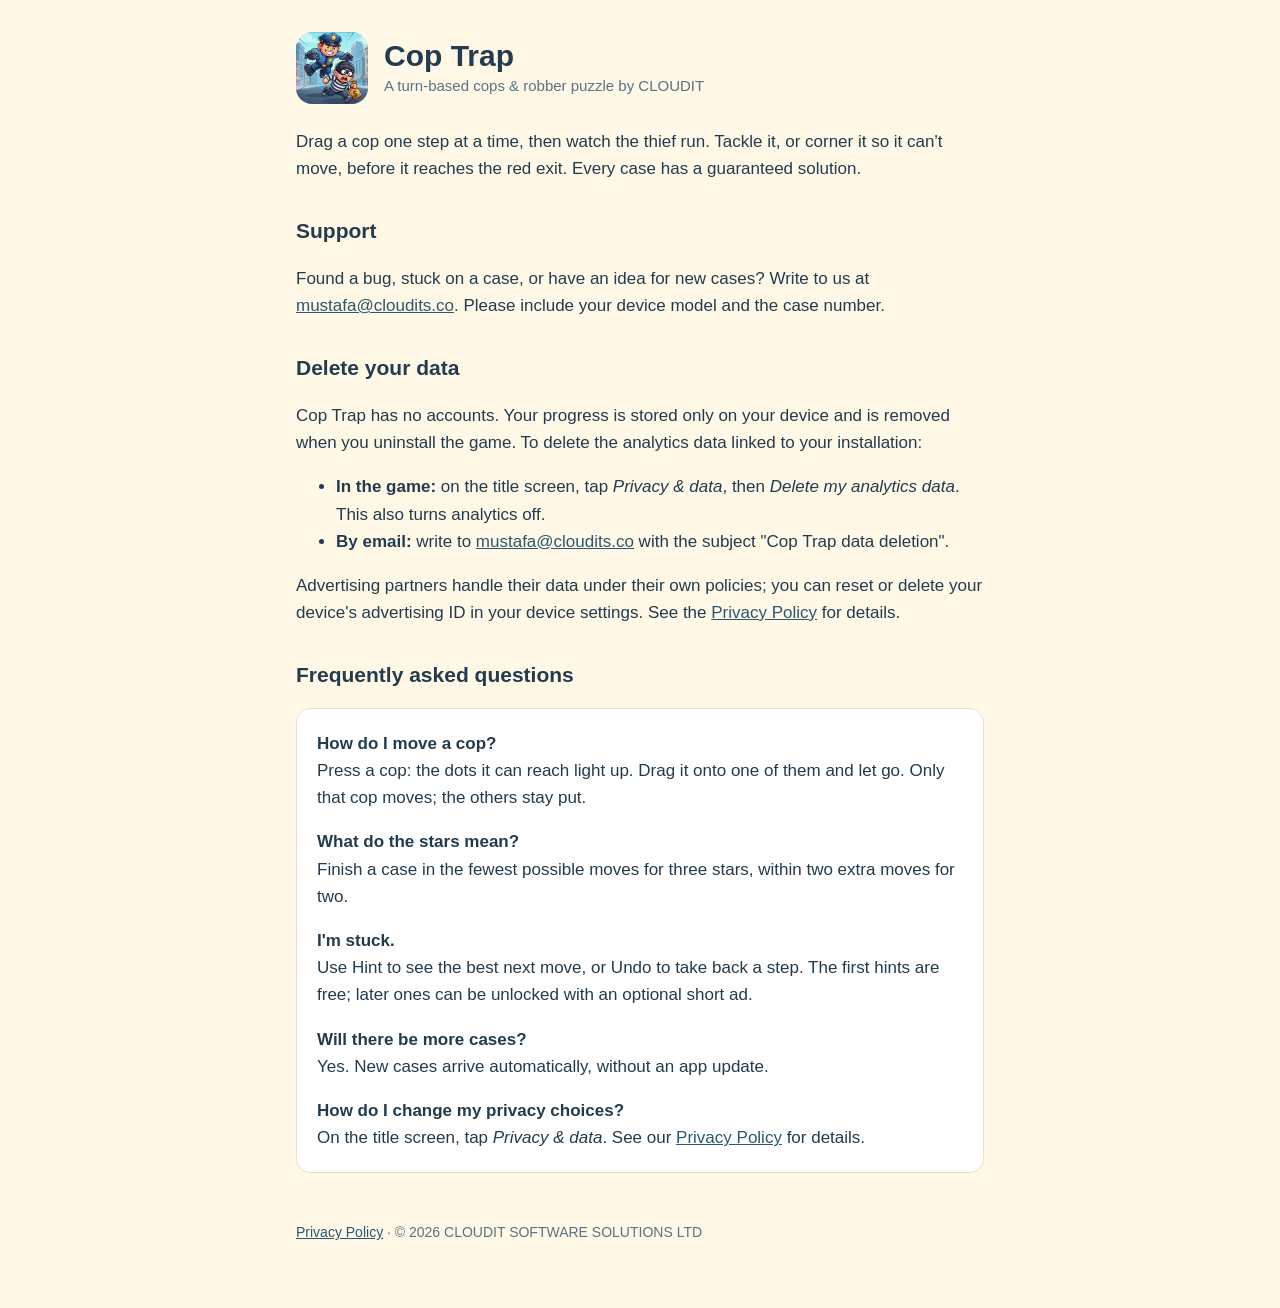
<file: index.html>
<!doctype html>
<html lang="en">
<head>
  <meta charset="utf-8">
  <meta name="viewport" content="width=device-width, initial-scale=1">
  <title>Cop Trap – Support</title>
  <meta name="description" content="Cop Trap: a turn-based puzzle game. Move the cops one step at a time and corner the thief before it reaches the exit.">
  <link rel="icon" href="icon.png">
  <link rel="stylesheet" href="style.css">
</head>
<body>
<main>
  <header>
    <img src="icon.png" alt="Cop Trap app icon">
    <div>
      <h1>Cop Trap</h1>
      <div class="muted">A turn-based cops &amp; robber puzzle by CLOUDIT</div>
    </div>
  </header>

  <p>Drag a cop one step at a time, then watch the thief run. Tackle it, or corner it so it can't move, before it reaches the red exit. Every case has a guaranteed solution.</p>

  <h2>Support</h2>
  <p>Found a bug, stuck on a case, or have an idea for new cases? Write to us at
    <a href="mailto:mustafa@cloudits.co">mustafa@cloudits.co</a>. Please include your device model and the case number.</p>

  <h2 id="delete-data">Delete your data</h2>
  <p>Cop Trap has no accounts. Your progress is stored only on your device and is removed when you uninstall the game. To delete the analytics data linked to your installation:</p>
  <ul>
    <li><strong>In the game:</strong> on the title screen, tap <em>Privacy &amp; data</em>, then <em>Delete my analytics data</em>. This also turns analytics off.</li>
    <li><strong>By email:</strong> write to <a href="mailto:mustafa@cloudits.co?subject=Cop%20Trap%20data%20deletion">mustafa@cloudits.co</a> with the subject "Cop Trap data deletion".</li>
  </ul>
  <p>Advertising partners handle their data under their own policies; you can reset or delete your device's advertising ID in your device settings. See the <a href="privacy.html">Privacy Policy</a> for details.</p>

  <h2>Frequently asked questions</h2>
  <div class="card">
    <p><strong>How do I move a cop?</strong><br>Press a cop: the dots it can reach light up. Drag it onto one of them and let go. Only that cop moves; the others stay put.</p>
    <p><strong>What do the stars mean?</strong><br>Finish a case in the fewest possible moves for three stars, within two extra moves for two.</p>
    <p><strong>I'm stuck.</strong><br>Use Hint to see the best next move, or Undo to take back a step. The first hints are free; later ones can be unlocked with an optional short ad.</p>
    <p><strong>Will there be more cases?</strong><br>Yes. New cases arrive automatically, without an app update.</p>
    <p><strong>How do I change my privacy choices?</strong><br>On the title screen, tap <em>Privacy &amp; data</em>. See our <a href="privacy.html">Privacy Policy</a> for details.</p>
  </div>

  <footer>
    <a href="privacy.html">Privacy Policy</a> · © 2026 CLOUDIT SOFTWARE SOLUTIONS LTD
  </footer>
</main>
</body>
</html>
</file>
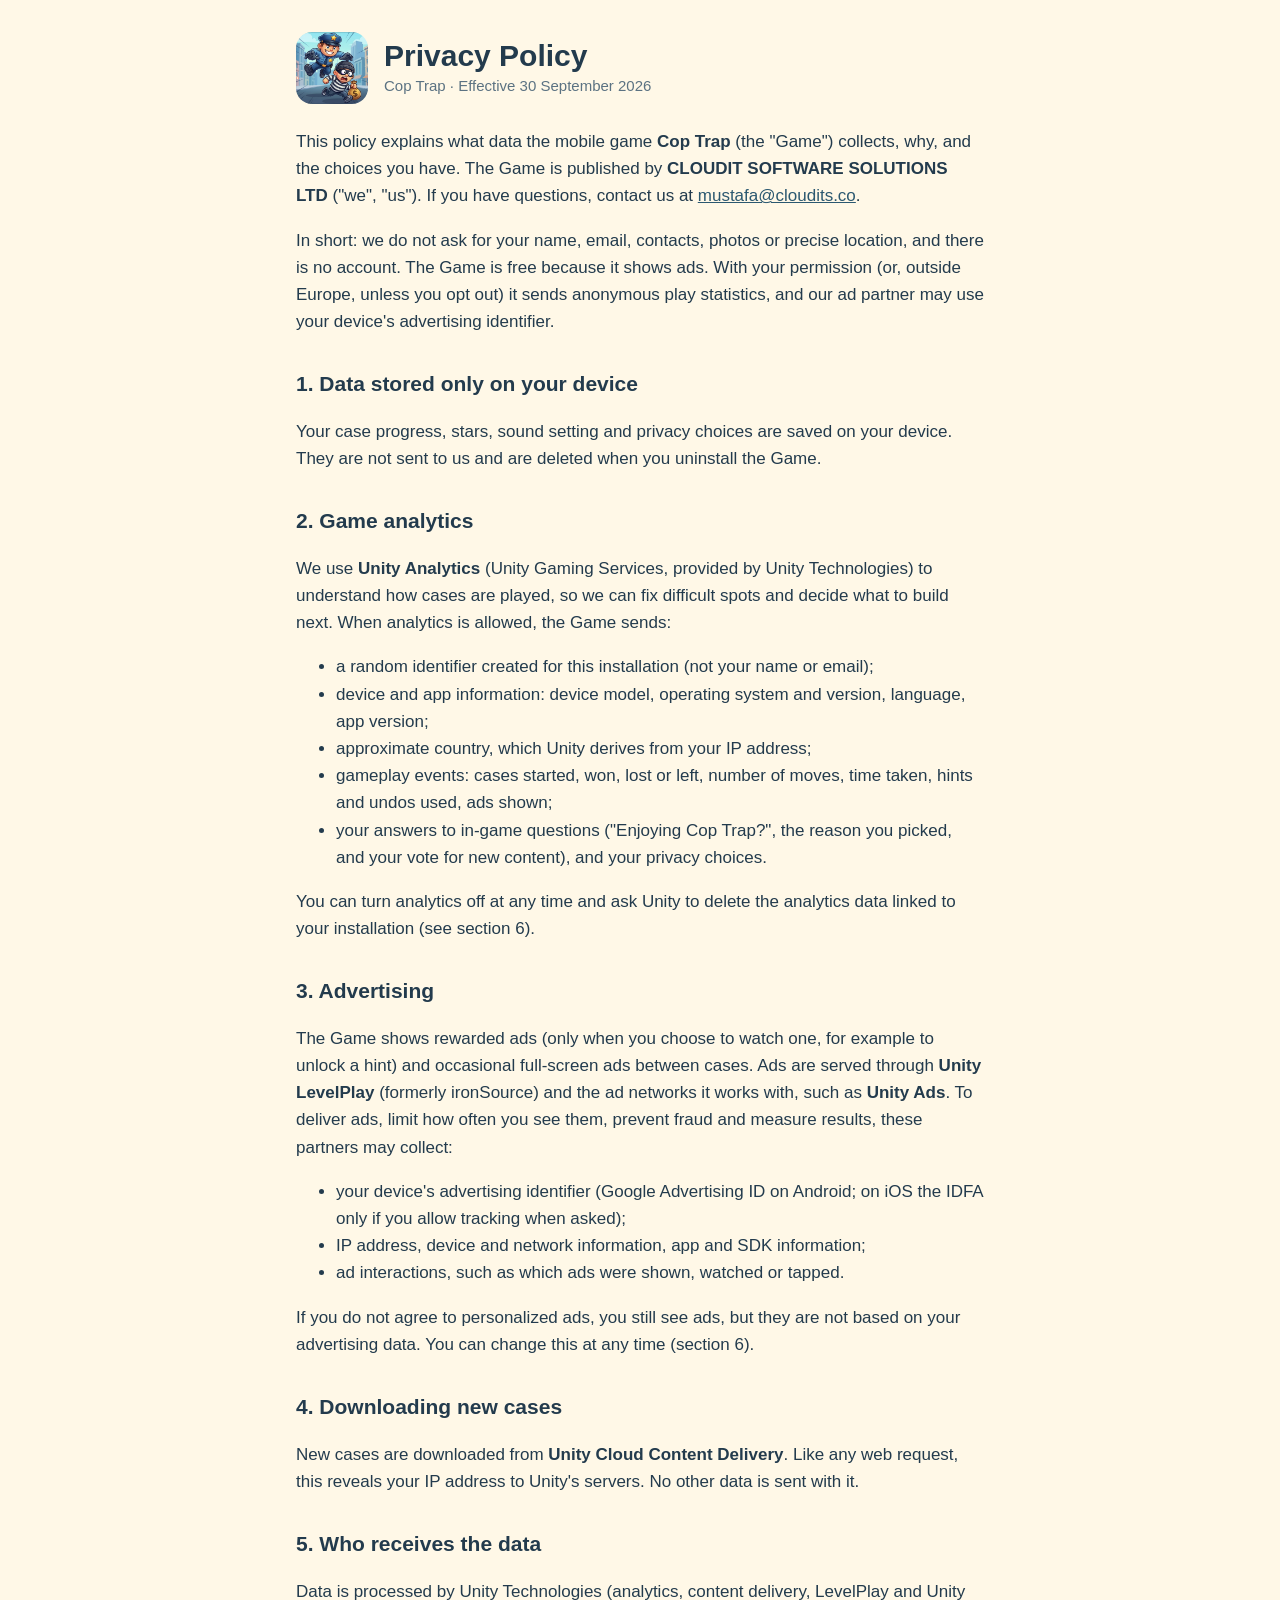
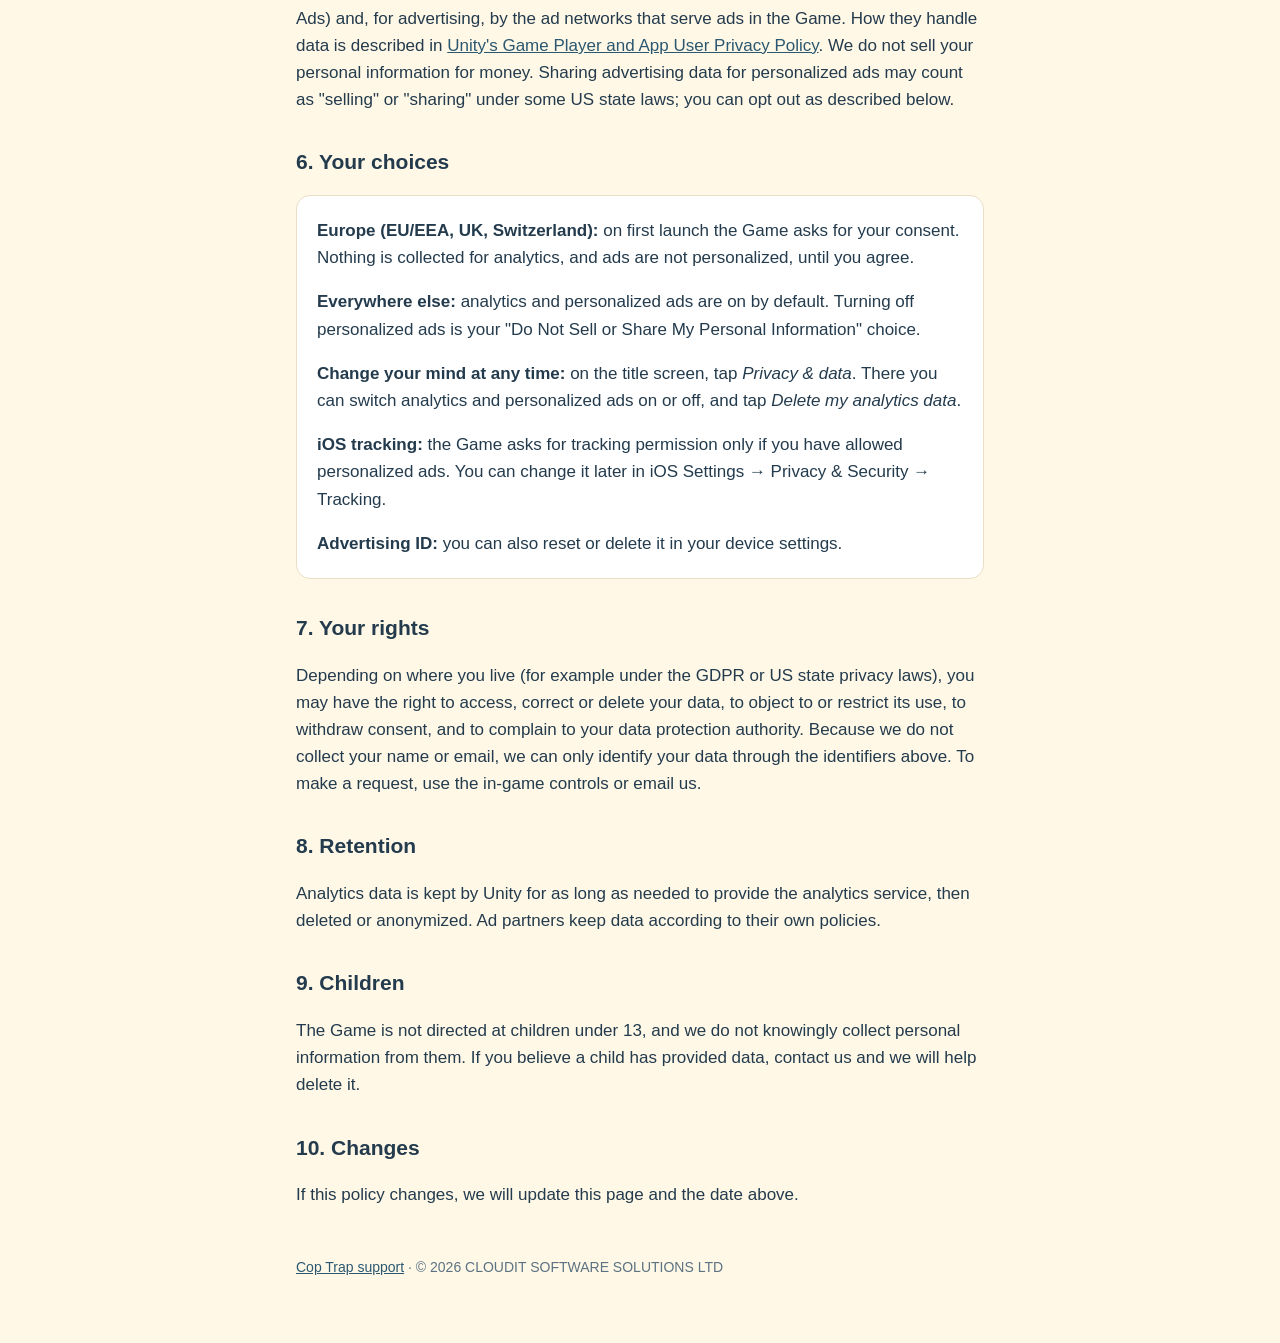
<file: privacy.html>
<!doctype html>
<html lang="en">
<head>
  <meta charset="utf-8">
  <meta name="viewport" content="width=device-width, initial-scale=1">
  <title>Cop Trap – Privacy Policy</title>
  <meta name="description" content="How the Cop Trap game handles your data.">
  <link rel="icon" href="icon.png">
  <link rel="stylesheet" href="style.css">
</head>
<body>
<main>
  <header>
    <img src="icon.png" alt="Cop Trap app icon">
    <div>
      <h1>Privacy Policy</h1>
      <div class="muted">Cop Trap · Effective 30 September 2026</div>
    </div>
  </header>

  <p>This policy explains what data the mobile game <strong>Cop Trap</strong> (the "Game") collects, why, and the choices you have. The Game is published by <strong>CLOUDIT SOFTWARE SOLUTIONS LTD</strong> ("we", "us"). If you have questions, contact us at <a href="mailto:mustafa@cloudits.co">mustafa@cloudits.co</a>.</p>

  <p>In short: we do not ask for your name, email, contacts, photos or precise location, and there is no account. The Game is free because it shows ads. With your permission (or, outside Europe, unless you opt out) it sends anonymous play statistics, and our ad partner may use your device's advertising identifier.</p>

  <h2>1. Data stored only on your device</h2>
  <p>Your case progress, stars, sound setting and privacy choices are saved on your device. They are not sent to us and are deleted when you uninstall the Game.</p>

  <h2>2. Game analytics</h2>
  <p>We use <strong>Unity Analytics</strong> (Unity Gaming Services, provided by Unity Technologies) to understand how cases are played, so we can fix difficult spots and decide what to build next. When analytics is allowed, the Game sends:</p>
  <ul>
    <li>a random identifier created for this installation (not your name or email);</li>
    <li>device and app information: device model, operating system and version, language, app version;</li>
    <li>approximate country, which Unity derives from your IP address;</li>
    <li>gameplay events: cases started, won, lost or left, number of moves, time taken, hints and undos used, ads shown;</li>
    <li>your answers to in-game questions ("Enjoying Cop Trap?", the reason you picked, and your vote for new content), and your privacy choices.</li>
  </ul>
  <p>You can turn analytics off at any time and ask Unity to delete the analytics data linked to your installation (see section 6).</p>

  <h2>3. Advertising</h2>
  <p>The Game shows rewarded ads (only when you choose to watch one, for example to unlock a hint) and occasional full-screen ads between cases. Ads are served through <strong>Unity LevelPlay</strong> (formerly ironSource) and the ad networks it works with, such as <strong>Unity Ads</strong>. To deliver ads, limit how often you see them, prevent fraud and measure results, these partners may collect:</p>
  <ul>
    <li>your device's advertising identifier (Google Advertising ID on Android; on iOS the IDFA only if you allow tracking when asked);</li>
    <li>IP address, device and network information, app and SDK information;</li>
    <li>ad interactions, such as which ads were shown, watched or tapped.</li>
  </ul>
  <p>If you do not agree to personalized ads, you still see ads, but they are not based on your advertising data. You can change this at any time (section 6).</p>

  <h2>4. Downloading new cases</h2>
  <p>New cases are downloaded from <strong>Unity Cloud Content Delivery</strong>. Like any web request, this reveals your IP address to Unity's servers. No other data is sent with it.</p>

  <h2>5. Who receives the data</h2>
  <p>Data is processed by Unity Technologies (analytics, content delivery, LevelPlay and Unity Ads) and, for advertising, by the ad networks that serve ads in the Game. How they handle data is described in <a href="https://unity.com/legal/game-player-and-app-user-privacy-policy">Unity's Game Player and App User Privacy Policy</a>. We do not sell your personal information for money. Sharing advertising data for personalized ads may count as "selling" or "sharing" under some US state laws; you can opt out as described below.</p>

  <h2>6. Your choices</h2>
  <div class="card">
    <p><strong>Europe (EU/EEA, UK, Switzerland):</strong> on first launch the Game asks for your consent. Nothing is collected for analytics, and ads are not personalized, until you agree.</p>
    <p><strong>Everywhere else:</strong> analytics and personalized ads are on by default. Turning off personalized ads is your "Do Not Sell or Share My Personal Information" choice.</p>
    <p><strong>Change your mind at any time:</strong> on the title screen, tap <em>Privacy &amp; data</em>. There you can switch analytics and personalized ads on or off, and tap <em>Delete my analytics data</em>.</p>
    <p><strong>iOS tracking:</strong> the Game asks for tracking permission only if you have allowed personalized ads. You can change it later in iOS Settings → Privacy &amp; Security → Tracking.</p>
    <p><strong>Advertising ID:</strong> you can also reset or delete it in your device settings.</p>
  </div>

  <h2>7. Your rights</h2>
  <p>Depending on where you live (for example under the GDPR or US state privacy laws), you may have the right to access, correct or delete your data, to object to or restrict its use, to withdraw consent, and to complain to your data protection authority. Because we do not collect your name or email, we can only identify your data through the identifiers above. To make a request, use the in-game controls or email us.</p>

  <h2>8. Retention</h2>
  <p>Analytics data is kept by Unity for as long as needed to provide the analytics service, then deleted or anonymized. Ad partners keep data according to their own policies.</p>

  <h2>9. Children</h2>
  <p>The Game is not directed at children under 13, and we do not knowingly collect personal information from them. If you believe a child has provided data, contact us and we will help delete it.</p>

  <h2>10. Changes</h2>
  <p>If this policy changes, we will update this page and the date above.</p>

  <footer>
    <a href="index.html">Cop Trap support</a> · © 2026 CLOUDIT SOFTWARE SOLUTIONS LTD
  </footer>
</main>
</body>
</html>
</file>
<file: style.css>
:root {
  --bg: #fff8e7;
  --card: #ffffff;
  --ink: #233b4d;
  --muted: #5b7282;
  --accent: #2b5870;
  --line: #eadfc6;
}
@media (prefers-color-scheme: dark) {
  :root {
    --bg: #1d4155;
    --card: #234b61;
    --ink: #fff8e7;
    --muted: #b7d3dc;
    --accent: #b5ffdf;
    --line: #2f5d75;
  }
}
* { box-sizing: border-box; }
body {
  margin: 0;
  background: var(--bg);
  color: var(--ink);
  font: 17px/1.6 -apple-system, BlinkMacSystemFont, "Segoe UI", Roboto, Helvetica, Arial, sans-serif;
}
main { max-width: 720px; margin: 0 auto; padding: 32px 16px 64px; }
header { display: flex; align-items: center; gap: 16px; margin-bottom: 24px; }
header img { width: 72px; height: 72px; border-radius: 16px; }
h1 { font-size: 30px; line-height: 1.2; margin: 0; }
h2 { font-size: 21px; margin: 32px 0 8px; }
p, li { color: var(--ink); }
.muted { color: var(--muted); font-size: 15px; }
a { color: var(--accent); }
.card { background: var(--card); border: 1px solid var(--line); border-radius: 14px; padding: 4px 20px; margin: 16px 0; }
table { width: 100%; border-collapse: collapse; font-size: 15px; }
th, td { text-align: left; vertical-align: top; padding: 10px 8px; border-bottom: 1px solid var(--line); }
th { color: var(--muted); font-weight: 600; }
.scroll { overflow-x: auto; }
footer { margin-top: 48px; font-size: 14px; color: var(--muted); }
</file>
